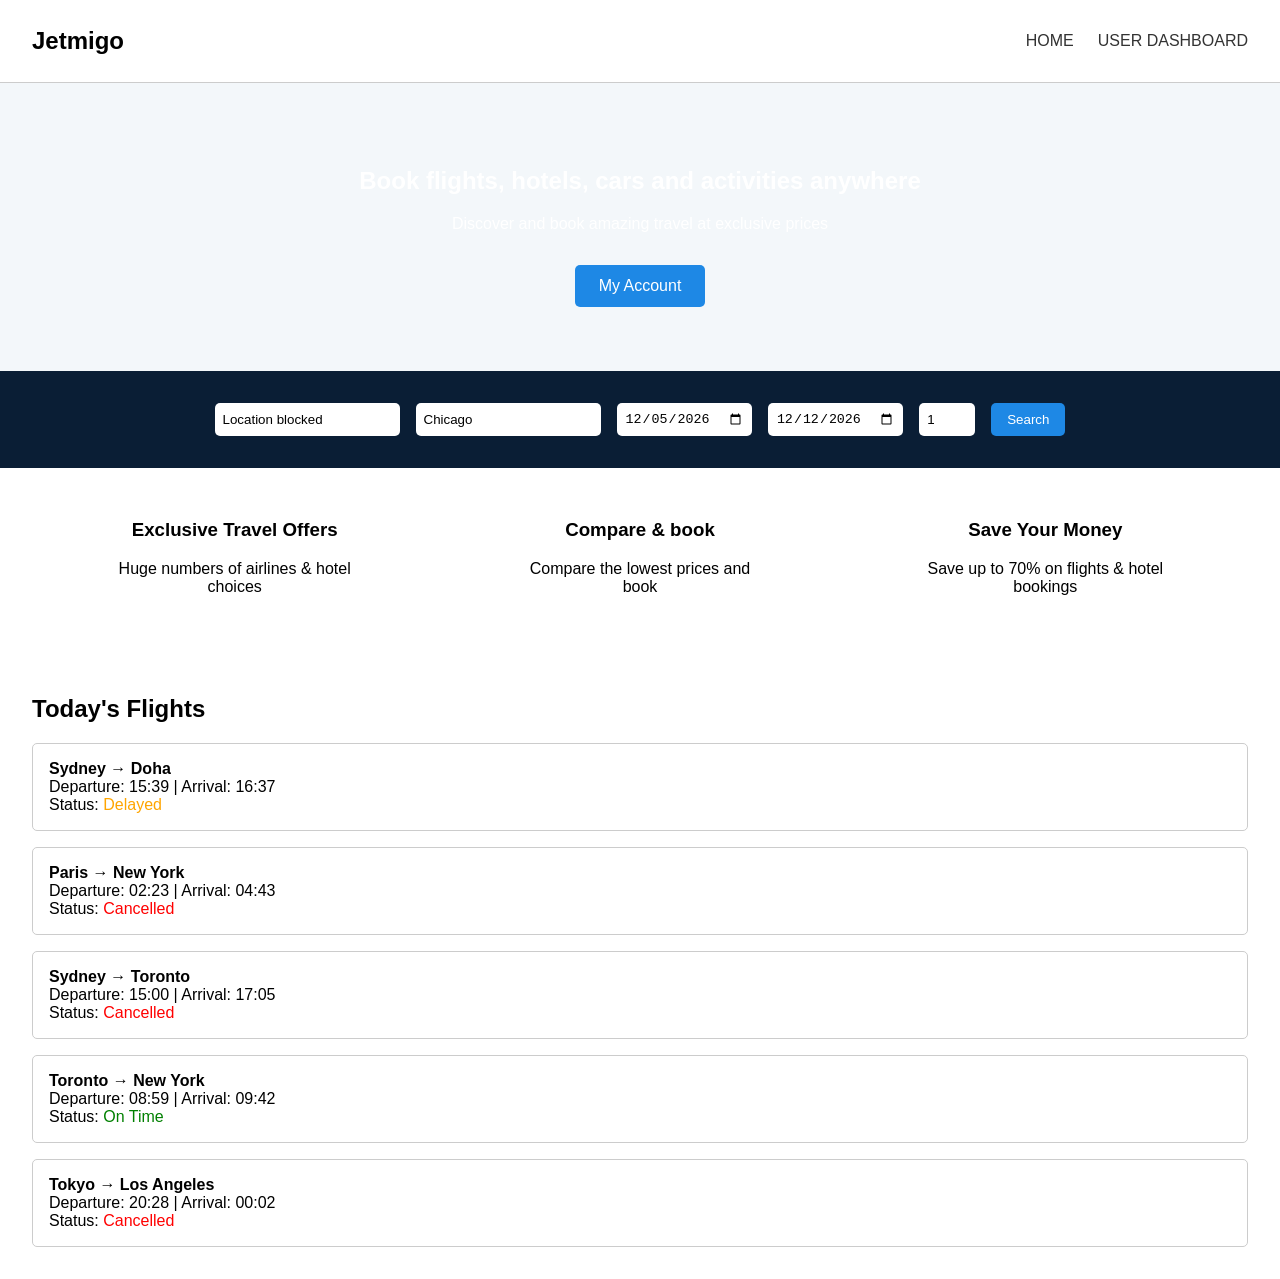
<file: index.html>
<!DOCTYPE html>
<html lang="en">
<head>
  <meta charset="UTF-8" />
  <meta name="viewport" content="width=device-width, initial-scale=1.0"/>
  <title>Jetmigo</title>
  <link rel="stylesheet" href="Website.css" />
</head>
<body>
  <header class="navbar">
    <div class="logo"> Jetmigo</div>
    <nav>
      <ul class="nav-links">
        <li><a href="index.html">HOME</a></li>
        <li><a href="page2.html">USER DASHBOARD</a></li>
      </ul>
    </nav>
  </header>

  <section class="hero">
    <h1>Book flights, hotels, cars and activities anywhere</h1>
    <p>Discover and book amazing travel at exclusive prices</p>
    <button class="explore-btn">My Account</button>
  </section>

  <section class="search-bar">
    <form>
      <input type="text" id="origin" placeholder="Origin" />
      <input type="text" id = "destination" placeholder="Destination" />
      <input type="date" id="departure-date" />
      <input type="date" id="return-date" />
      <input type="number" id="passengerCount" min="1" max="50" value="1" />
      <button type="submit">Search</button>
    </form>
  </section>

  <section class="features">
    <div class="feature">
      <h3>Exclusive Travel Offers</h3>
      <p>Huge numbers of airlines & hotel choices</p>
    </div>
    <div class="feature">
      <h3>Compare & book</h3>
      <p>Compare the lowest prices and book</p>
    </div>
    <div class="feature">
      <h3>Save Your Money</h3>
      <p>Save up to 70% on flights & hotel bookings</p>
    </div>
  </section>

  <script src="Website.js"></script>
 
  <section class="flights-today" style="padding: 2rem; background-color: #fff;">
    <h2>Today's Flights</h2>
    <div id="flights-container" style="display: flex; flex-direction: column; gap: 1rem;"></div>
  </section>
</body>
</html>
</file>
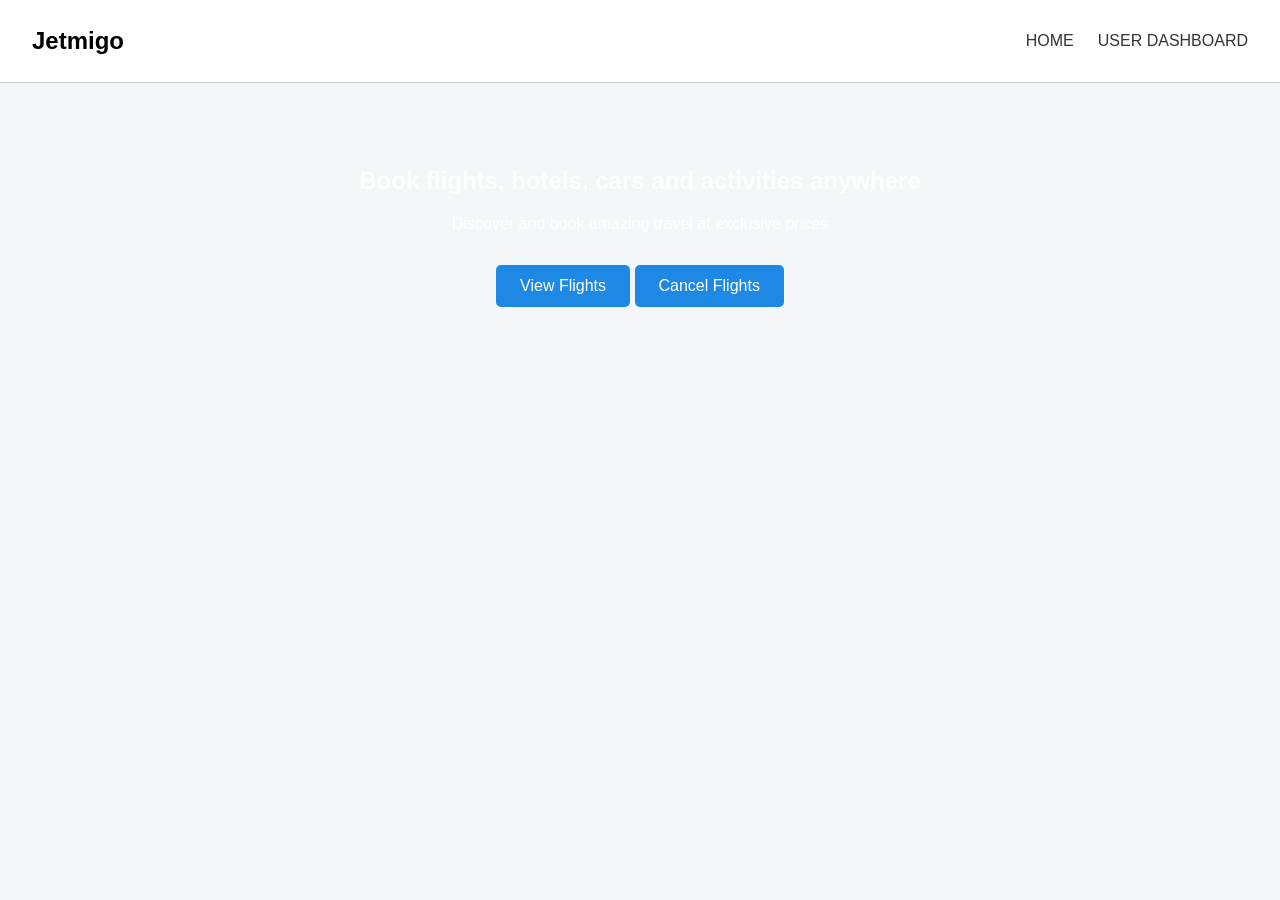
<file: page2.html>
<!DOCTYPE html>
<html lang="en">
<head>
  <meta charset="UTF-8" />
  <meta name="viewport" content="width=device-width, initial-scale=1.0"/>
  <title>Jetmigo</title>
  <link rel="stylesheet" href="page2.css" />
</head>
<body>
  <header class="navbar">
    <div class="logo"> Jetmigo</div>
    <nav>
      <ul class="nav-links">
        <li><a href="index.html">HOME</a></li>
        <li><a href="page2.html">USER DASHBOARD</a></li>
      </ul>
    </nav>
  </header>

  <section class="hero">
    <h1>Book flights, hotels, cars and activities anywhere</h1>
    <p>Discover and book amazing travel at exclusive prices</p>
    <button class="view">View Flights</button>
    <button class="cancel">Cancel Flights</button>
  </section>

 

  </section>

  <script src="page2.js"></script>
 

</body>
</html>
</file>
<file: Website.css>
body {
  margin: 0;
  font-family: Arial, sans-serif;
  background-color: #f3f7fa;
}

.navbar {
  display: flex;
  justify-content: space-between;
  align-items: center;
  padding: 1rem 2rem;
  background-color: #ffffff;
  border-bottom: 1px solid #ccc;
}

.logo {
  font-size: 1.5rem;
  font-weight: bold;
}

.nav-links {
  list-style: none;
  display: flex;
  gap: 1.5rem;
}

.nav-links li a {
  text-decoration: none;
  color: #333;
  font-weight: 500;
}

.hero {
  background: url('https://images.unsplash.com/photo-1526778548025-fa2f459cd5c1') no-repeat center center/cover;
  padding: 4rem 2rem;
  color: white;
  text-align: center;
}

.explore-btn {
  margin-top: 1rem;
  padding: 0.75rem 1.5rem;
  font-size: 1rem;
  background-color: #1e88e5;
  border: none;
  border-radius: 5px;
  color: white;
  cursor: pointer;
}

.search-bar {
  background-color: #0a1e35;
  padding: 2rem;
  display: flex;
  justify-content: center;
}

.search-bar form {
  display: flex;
  gap: 1rem;
  flex-wrap: wrap;
}

.search-bar input,
.search-bar select {
  padding: 0.5rem;
  border-radius: 5px;
  border: none;
}

.search-bar button {
  background-color: #1e88e5;
  border: none;
  color: white;
  padding: 0.5rem 1rem;
  border-radius: 5px;
  cursor: pointer;
}

.features {
  display: flex;
  justify-content: space-around;
  padding: 2rem;
  background-color: white;
}

.feature {
  text-align: center;
  max-width: 250px;
}
</file>
<file: page2.css>
body {
  margin: 0;
  font-family: Arial, sans-serif;
  background-color: #f3f7fa;
}

.navbar {
  display: flex;
  justify-content: space-between;
  align-items: center;
  padding: 1rem 2rem;
  background-color: #ffffff;
  border-bottom: 1px solid #ccc;
}

.logo {
  font-size: 1.5rem;
  font-weight: bold;
}

.nav-links {
  list-style: none;
  display: flex;
  gap: 1.5rem;
}

.nav-links li a {
  text-decoration: none;
  color: #333;
  font-weight: 500;
}

.hero {
  background: url('https://images.unsplash.com/photo-1526778548025-fa2f459cd5c1') no-repeat center center/cover;
  padding: 4rem 2rem;
  color: white;
  text-align: center;
}

.cancel {
  margin-top: 1rem;
  padding: 0.75rem 1.5rem;
  font-size: 1rem;
  background-color: #1e88e5;
  border: none;
  border-radius: 5px;
  color: white;
  cursor: pointer;
}
.view {
  margin-top: 1rem;
  padding: 0.75rem 1.5rem;
  font-size: 1rem;
  background-color: #1e88e5;
  border: none;
  border-radius: 5px;
  color: white;
  cursor: pointer;
}

.search-bar {
  background-color: #0a1e35;
  padding: 2rem;
  display: flex;
  justify-content: center;
}

.search-bar form {
  display: flex;
  gap: 1rem;
  flex-wrap: wrap;
}

.search-bar input,
.search-bar select {
  padding: 0.5rem;
  border-radius: 5px;
  border: none;
}

.search-bar button {
  background-color: #1e88e5;
  border: none;
  color: white;
  padding: 0.5rem 1rem;
  border-radius: 5px;
  cursor: pointer;
}

.features {
  display: flex;
  justify-content: space-around;
  padding: 2rem;
  background-color: white;
}

.feature {
  text-align: center;
  max-width: 250px;
}
</file>
